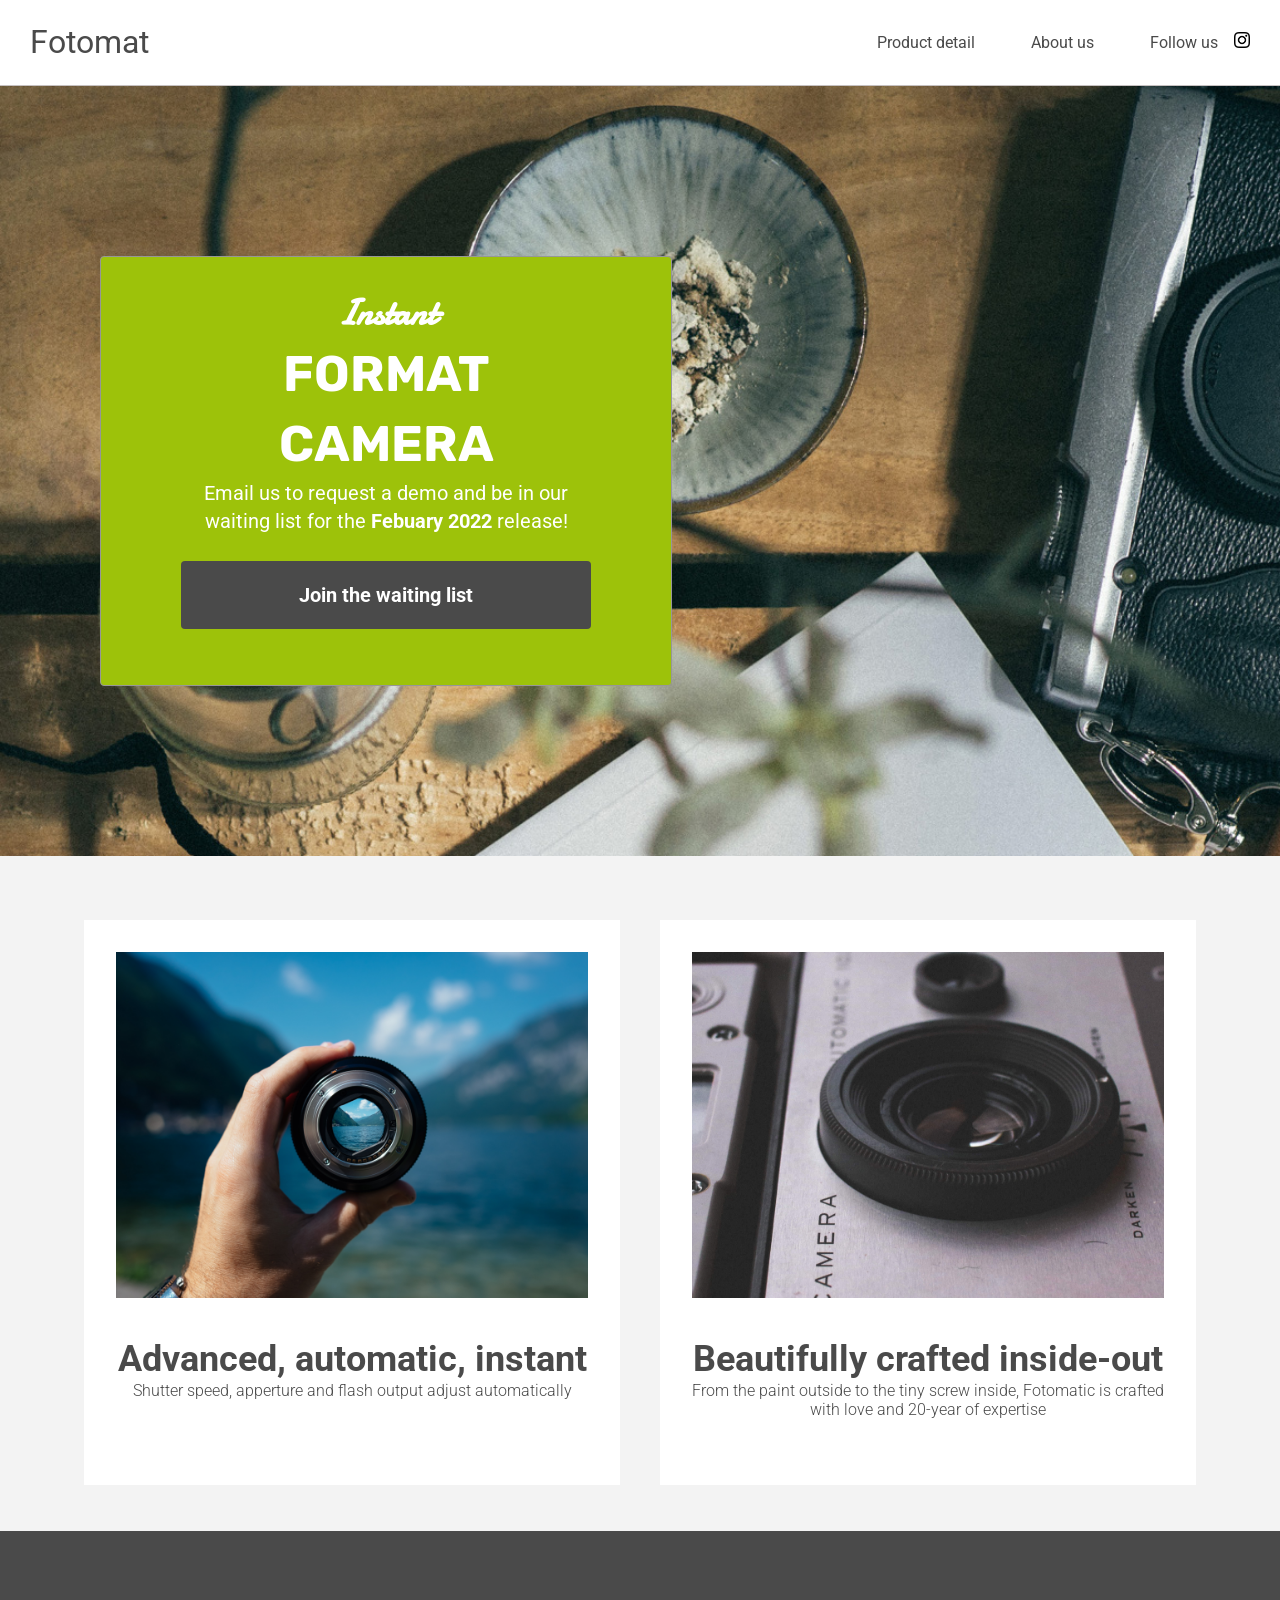
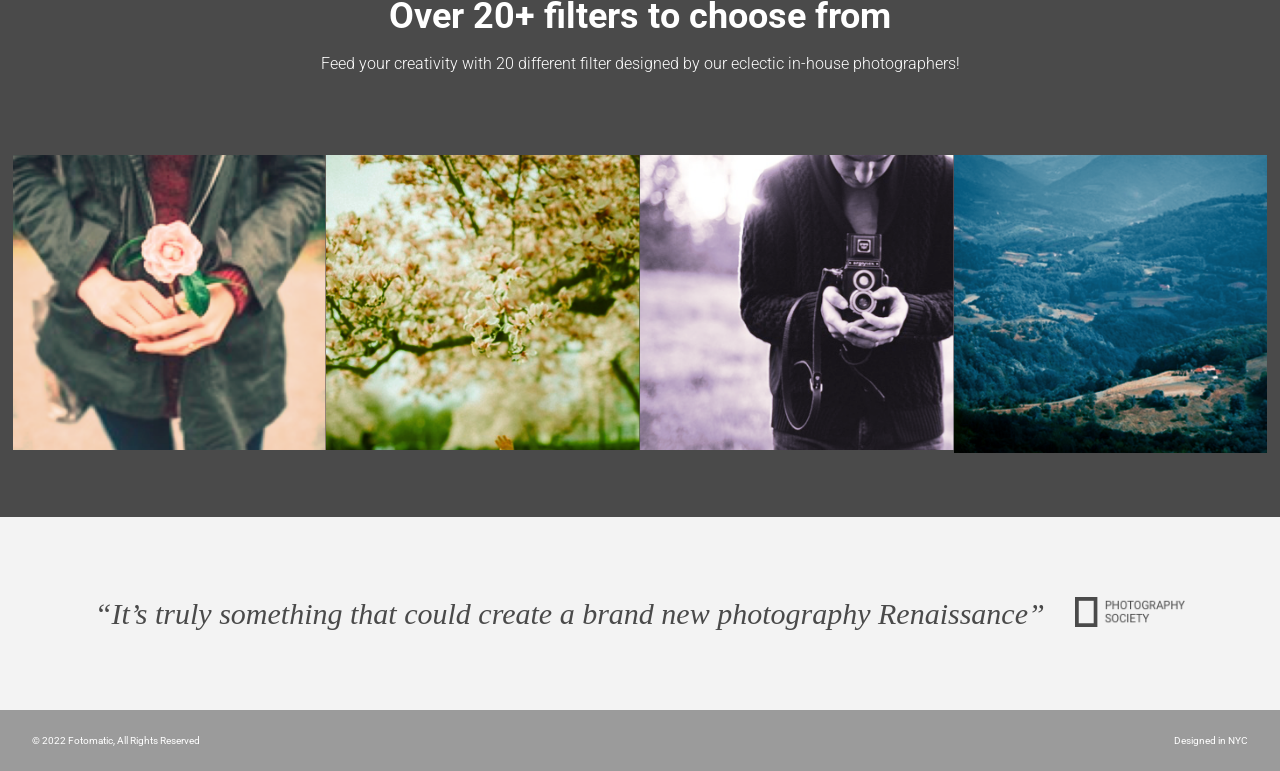
<file: index.html>
<!DOCTYPE html>
<html>
<head>
  <link href="https://fonts.googleapis.com/css?family=Damion" rel="stylesheet">
  <link href="https://fonts.googleapis.com/css?family=Rubik" rel="stylesheet">
  <link href="https://fonts.googleapis.com/css?family=Roboto:300,400,600,700" rel="stylesheet">
  <link rel="stylesheet" href="style.css">
  <meta charset="UTF-8">
</head>
<body>
  <!-- Header -->
  <header>
    <div class="content">
      <a href="index.html" class="logo">Fotomat</a>
      <nav class="desktop">
        <ul>
          <li id="prodet"><a href="#">Product detail</a></li>
          <li><a href="#">About us</a></li>
          <li><a href="https://www.instagram.com/">Follow us <img class="icon" src="instagram.png"></a></li>
          <li class="join-button"><a href="#" class="button">Join us</a></li>
        </ul>
      </nav>
      <nav class="mobile">
        <ul>
          <li id="mini-logo"><a href="#"><img src="ic-logo.svg"></a></li>
          <li><a href="#"><img src="ic-product-detail.svg"></a></li>
          <li><a href="#"><img src="ic-about-us.svg"></a></li>
          <li><a href="#" class="button">Join us</a></li>
        </ul>
      </nav>
    </div>
  </header>

  <!-- Main Content -->
  <div class="main-content">

    <!-- Sign Up Section -->
    <div id="sign-up-section" class="banner">
      <div id="sign-up-cta">
        <div class="content">
          <div class="waitinglist">
            <h2 class="cursive">Instant</h2>
            <h1 class="striking">FORMAT CAMERA</h1>
          </div>
          <div class="email">
            <span>
              Email us to request a demo and be in our waiting list for the <strong>Febuary 2022</strong> release!
            </span>
            <div class="button">Join the waiting list</div>
          </div>
        </div>
      </div>
    </div>

    <!-- Features Section -->
    <div id="features-section">
      <div class="feature">
        <div class="center">
          <div class="image-container">
            <img src="feature-1.png" />
          </div>
          <div class="feat-content">
            <h2>Advanced, automatic, instant</h2>
            <h3>Shutter speed, apperture and flash output adjust automatically</h3>
          </div>
        </div>
      </div>
      <div class="feature">
        <div class="center">
          <div class="image-container">
            <img src="feature-2.png"/>
          </div>
          <div class="feat-content">
            <h2>Beautifully crafted inside-out</h2>
            <h3>From the paint outside to the tiny screw inside, Fotomatic is crafted with love and 20-year of expertise</h3>
          </div>
        </div>
      </div>
    </div>

    <!-- Filters Section -->
    <div id="filters-section">
      <div class="content">
        <h2>Over 20+ filters to choose from</h2>
        <h3>Feed your creativity with 20 different filter designed by our eclectic in-house photographers!</h3>
      </div>
      <div class="image-guardian">
        <div class="image-container">
          <img src="filter-1.png" />
        </div>
        <div class="image-container">
          <img src="filter-2.png" />
        </div>
        <div class="image-container">
          <img src="filter-3.png" />
        </div>
        <div class="image-container">
          <img src="filter-4.png" />
        </div>
      </div>
    </div>

  <!--Quote Section-->
  <div id="quotes-section">
    <div class="content">
      <div class="quote">“It’s truly something that could create a brand new photography Renaissance”</div>
      <img class="quote-citation" src="photography-logo.png" />
    </div>
  </div>

  
    <!-- Footer -->
    <footer>
      <div class="content">
        <span class="copyright">© 2022 Fotomatic, All Rights Reserved</span>
        <span class="location">Designed in NYC</span>
      </div>
    </footer>

  </div>
</body>
</html>
</file>
<file: style.css>
/* Universal Styles */

html {
  font-family: "Roboto", sans-serif;
  font-size: 16px;
}

body {
  margin: 0;
}

.center {
  text-align: center;
}

.button {
  border-radius: 4px;
  background-color: #4a4a4a;
  color: white;
}

.image-container {
  overflow: hidden;
}

.image-container img {
  display: block;
}

@media only screen and (max-width: 760px) {
  .main-content {
    top: 2.5625rem;
  }
}

/* Header */

header {
  position: static;
  width: 100%;
  border-bottom: solid 1px #c6c1c1;
  background-color: white;
}

header .content {
  display: flex;
  width: auto;
  align-items: center;
  padding: 0 30px;
  color: #4a4a4a;
  font-size: 1rem;
  font-family: "Roboto";
  line-height: 1.6;
  height: 85px;
}

header .logo {
  flex: 1;
  text-decoration: none;
  font-size: 2rem;
  color: #4a4a4a;
}

header nav ul {
  display: flex;
  list-style-type: none;
  padding-left: 0;
}

nav li {
  padding-left: 3.5rem;
}

nav a {
  vertical-align: bottom;
  line-height: 1.6;
  font-size: 1rem;
  color: #4a4a4a;
  text-decoration: none;
}

#prodet {
  padding-left: 0;
}

header .button {
  padding: .1875rem .5rem;
  background-color: #9dc20b;
  line-height: 1.6;
  color: white;
}

header .icon {
  width: 1rem;
  padding-left: .75rem;
}

header .mobile {
  display: none;
}

@media only screen and (min-width: 760px) {
  header .join-button {
    display: none;
  }
}

@media only screen and (max-width: 760px) {

  header .desktop {
    display: block;
    padding-right: 8px;
  }

  header .mobile {
    display: none;
  }

  header .content {
    padding: 0 0;
  }

  header .mobile ul {
    display: flex;
    justify-content: space-around;
    align-items: center;
    width: 100%;
  }

  header .desktop li {
    padding-left: 1.75rem;
  }

  header .mobile .button {
    padding: .1875rem .5rem;
    background-color: #9dc20b;
    line-height: 1.6;
    color: white;
  }

  .logo {
    padding-left: 30px;
    padding-right: 15px;
  }
}

@media only screen and (max-width: 605px) {
  header .desktop {
    display: none;
  }

  header .mobile {
    display: block;
    padding-right: 8px;
    float: right;
  }

  #mini-logo {
    display: none;
  }
}

@media only screen and (max-width: 480px) {

  header .desktop {
    display: none;
  }

  header .mobile {
    display: block;
    width: 100%;
  }

  #mini-logo {
    display: block;
  }

  header .logo {
    display: none;
  }

  header .content {
    padding: 0 0;
    height: 48px;
  }

  header .mobile ul {
    display: flex;
    justify-content: space-around;
    align-items: center;
    width: 100%;
  }

  header .mobile li {
    padding: 0 .25rem;
  }

  header .mobile .button {
    padding: .1875rem .5rem;
    background-color: #9dc20b;
    border-radius: 4px;
    line-height: 1.6;
    color: white;
  }
}

/* Sign Up Section */

#sign-up-section {
  display: flex;
  height: auto;
  width: 100%;
  background-image: url("/banner-landingpage.jpg");
  background-repeat: no-repeat;
  background-size: cover;
}

#sign-up-cta {
  padding: 0 5rem 0 5rem;
  border: solid 1px #979797;
  border-radius: 4px;
  background-color: #9dc20a;
  text-align: center;
  margin: 10.625rem 6.25rem;
}

#sign-up-cta .content {
  width: 25.625rem;
  margin-top: 2rem;
  margin-bottom: 3.5rem;
  font-family: "Roboto", sans-serif;
  font-size: 1.25rem;
  line-height: 1.4;
  color: white;
}

#sign-up-cta h1 {
  font-size: 3.125rem;
}

#sign-up-cta h2 {
  font-size: 2.25rem;
}

#sign-up-cta span {
  color: #ffffff;
  font-size: 1.25rem;
  font-family: "Roboto";
  line-height: 1.4;
}

#sign-up-cta span strong {
  font-weight: bold;
}

#sign-up-cta .cursive {
  font-family: "Damion", cursive;
  margin: 0;
}

#sign-up-cta .striking {
  font-family: "Rubik", sans-serif;
  margin-bottom: 0;
  margin-top: 0;
  color: #ffffff;
  line-height: 1.4;
}

#sign-up-cta .button {
  margin-top: 1.625rem;
  padding: 1.25rem 7.25rem;
  font-size: 1.25rem;
  font-family: "Roboto";
  line-height: 1.4;
  font-weight: bold;
}

@media only screen and (max-width: 760px) {
  #sign-up-section {
    width: 100%;
    height: auto;
    align-items: center;
    justify-content: center;

}

  #sign-up-cta {
    position: static;
    width: auto;
    height: auto;
    background-color: transparent;
    border: none;
    margin: 10.625rem 6.25rem;
  }

  #sign-up-cta .content {
    margin: 0;
  }

  #sign-up-cta h1 {
    font-size: 3.125rem;
  }

  #sign-up-cta .email {
    display: none;
  }

  #sign-up-cta h1 {
    font-size: 3.125rem;
  }

  #sign-up-cta h2 {
    font-size: 2.25rem;
  }
}

@media only screen and (max-width: 450px) {
  #sign-up-section {
    height: 20rem;
  }

  #sign-up-cta {
    margin: 0;
    padding: 0;
  }


  #sign-up-cta h1 {
    font-size: 10vw;
  }

  #sign-up-cta h2 {
    font-size: 8vw;
  }
}

/* Features Section */

#features-section {
  display: flex;
  justify-content: space-between;
  padding: 4rem 5%;
  padding-bottom: 46px;
  background-color: #f3f3f3;
}

.feature {
  margin: 0px 1.25rem;
  background-color: white;
  padding: 2rem 2rem 0 2rem;
}


.feature img {
  width: 100%;
  height: 65%;
}

.feat-content {
  padding-top: 40px;
  height: 147px;
}

.feature h2 {
  margin-top: 0;
  margin-bottom: 0;
  font-size: 2.25rem;
  line-height: 1.2;
  font-weight: bold;
  color: #4a4a4a;
}

.feature h3 {
  font-size: 1rem;
  line-height: 1.2;
  font-weight: 300;
  color: #4a4a4a;
  margin: 0;
}

@media only screen and (max-width: 890px) {
  .feature h2 {
    font-size: 1.125rem;
    line-height: 1.3;
    font-weight: normal;
  }

  .feature h3 {
    font-size: .875rem;
    line-height: 1.4;
  }
}

@media only screen and (max-width: 760px) {
  #features-section {
    flex-direction: row;
    padding: 0;
  }

  .feature {
    margin: 0;
    padding: 1.25rem 1rem 0 1rem;
  }
}

@media only screen and (max-width: 450px) {
  #features-section {
    flex-direction: column;
  }

  .feat-content {
    height:auto;
    padding: 30px 0;
  }

  .feature h2 {
    font-size: 18px;
    font-family: "Roboto";
    line-height: 1.3;
  }

  .feature h3 {
    font-size: 14px;
    line-height: 1.4;
  }
}

/* Filters Section */

#filters-section {
  padding: 4rem 0;
  background-color: #4a4a4a;
}

#filters-section .content {
  padding: 0 .625rem;
  margin-bottom: 5rem;
}

#filters-section .content h2 {
  display: flex;
  justify-content: center;
  font-size: 2.25rem;
  font-weight: bold;
  color: white;
  margin:0%;
}

#filters-section .content h3 {
  display: flex;
  justify-content: center;
  font-size: 1rem;
  line-height: 1.4;
  font-weight: 300;
  color: white;
  margin-bottom: 0%;
}

.image-guardian {
  display: flex;
  max-width: 100%;
  padding: 0 1%;
}

#filters-section .image-container {
  width: 100%;
}

#filters-section img {
  display: block;
  width: 100%;
  height: auto;
}

@media only screen and (max-width: 760px) {
  #filters-section {
    padding: 1.5rem 0 0 0;
  }

  #filters-section .content {
    margin-bottom: 1rem;
  }

  #filters-section .content h2 {
    padding-bottom: .625rem;
    font-size: 1.125rem;
    line-height: 1.3;
    font-weight: normal;
  }

  #filters-section .content h3 {
    font-size: .875rem;
    line-height: 1.4;
  }

  #filters-section .images-container {
    padding: 0;
  }

  #filters-section .extra {
    display: none;
  }
}

@media only screen and (max-width:450px) {

  #filters-section .image-container:last-child {
    display: none;
  }
}
/* Quotes Section */

#quotes-section {
  background-color: #f3f3f3;
}

#quotes-section .content {
  display: flex;
  justify-content: center;
  padding: 5rem 0;
}

#quotes-section .quote {
  width: auto;
  font-family: "Palatino", serif;
  font-size: 1.875rem;
  line-height: 1.1;
  font-style: italic;
  color: #4a4a4a;
}

#quotes-section .quote-citation {
  height: 1.875rem;
  padding-left: 1.875rem;
}

@media only screen and (max-width: 760px) {
  #quotes-section .content {
    padding: 1.875rem .625rem;
  }

  #quotes-section .quote {
    font-size: 1.5rem;
    line-height: 1.4;
  }

  #quotes-section .quote-citation {
    display: block;
    padding-top: 1rem;
    margin: auto;
  }

  @media only screen and (max-width: 450px) {
    #quotes-section .content {
      display: flex;
      flex-direction: column;
    }
  }
}

/* Footer */

footer {
  background-color: #9b9b9b;
  padding: 1.5625rem 2rem;
  font-family: 'Roboto';
  font-size: 1.333rem;
}

footer .content {
  color: white;
  display: flex;
  font-size: .75rem;
}

footer .copyright {
  flex-grow: 1;
}

@media only screen and (min-width: 760px) {
  footer .content {
    font-size: .625rem;
  }
}

@media only screen and (max-width:450px) {
  footer{
    padding: 1.5625rem 0.9375rem;
  }
}
</file>
